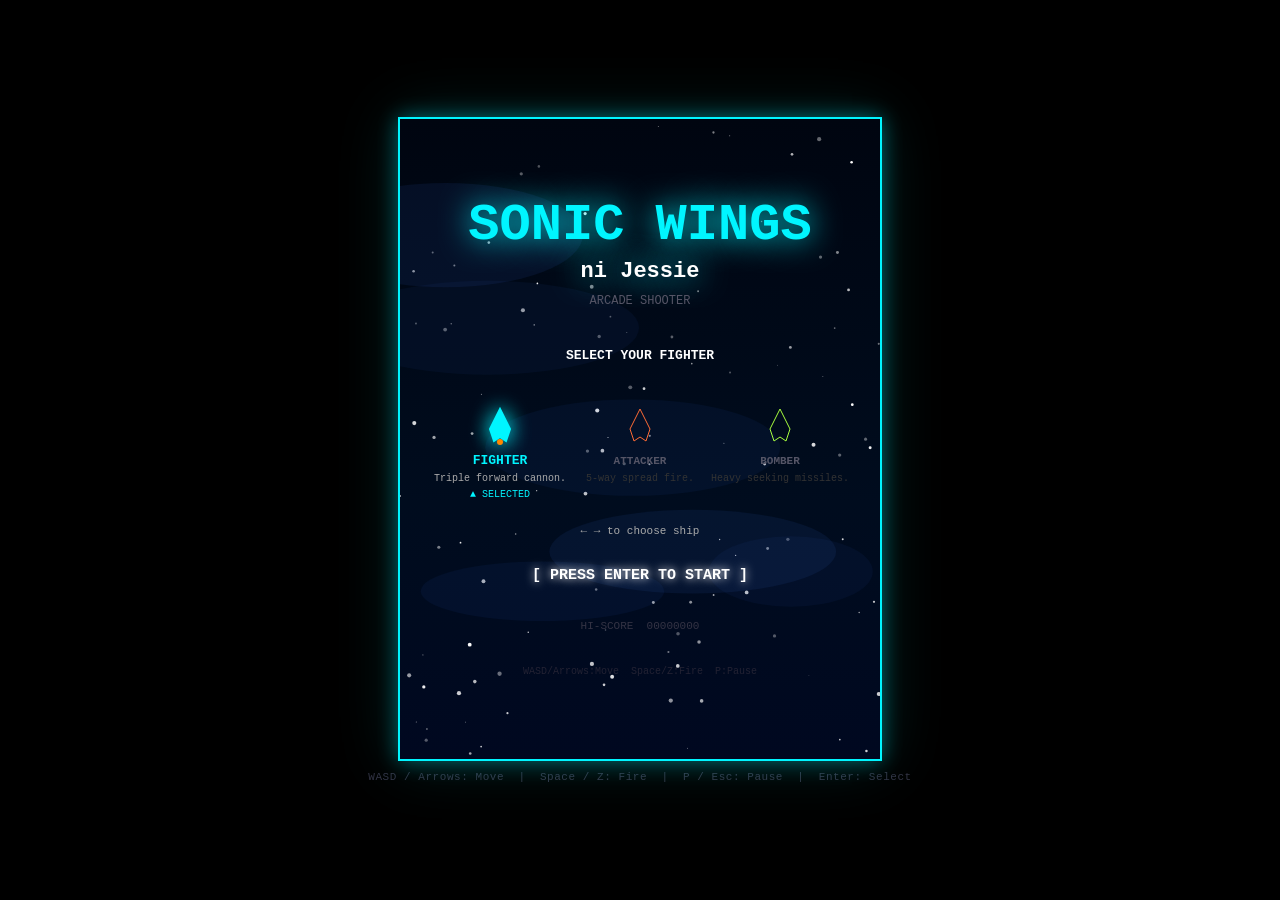
<file: SonicWings/index.html>
<!DOCTYPE html>
<html lang="en">
<head>
  <meta charset="UTF-8">
  <meta name="viewport" content="width=device-width, initial-scale=1.0">
  <title>Sonic Wings ni Jessie</title>
  <link rel="stylesheet" href="style.css">
</head>
<body>
  <div id="wrapper">
    <canvas id="gameCanvas" width="480" height="640"></canvas>
  </div>
  <div id="controls-hint">
    WASD / Arrows: Move &nbsp;|&nbsp; Space / Z: Fire &nbsp;|&nbsp; P / Esc: Pause &nbsp;|&nbsp; Enter: Select
  </div>
  <script src="game.js"></script>
</body>
</html>
</file>
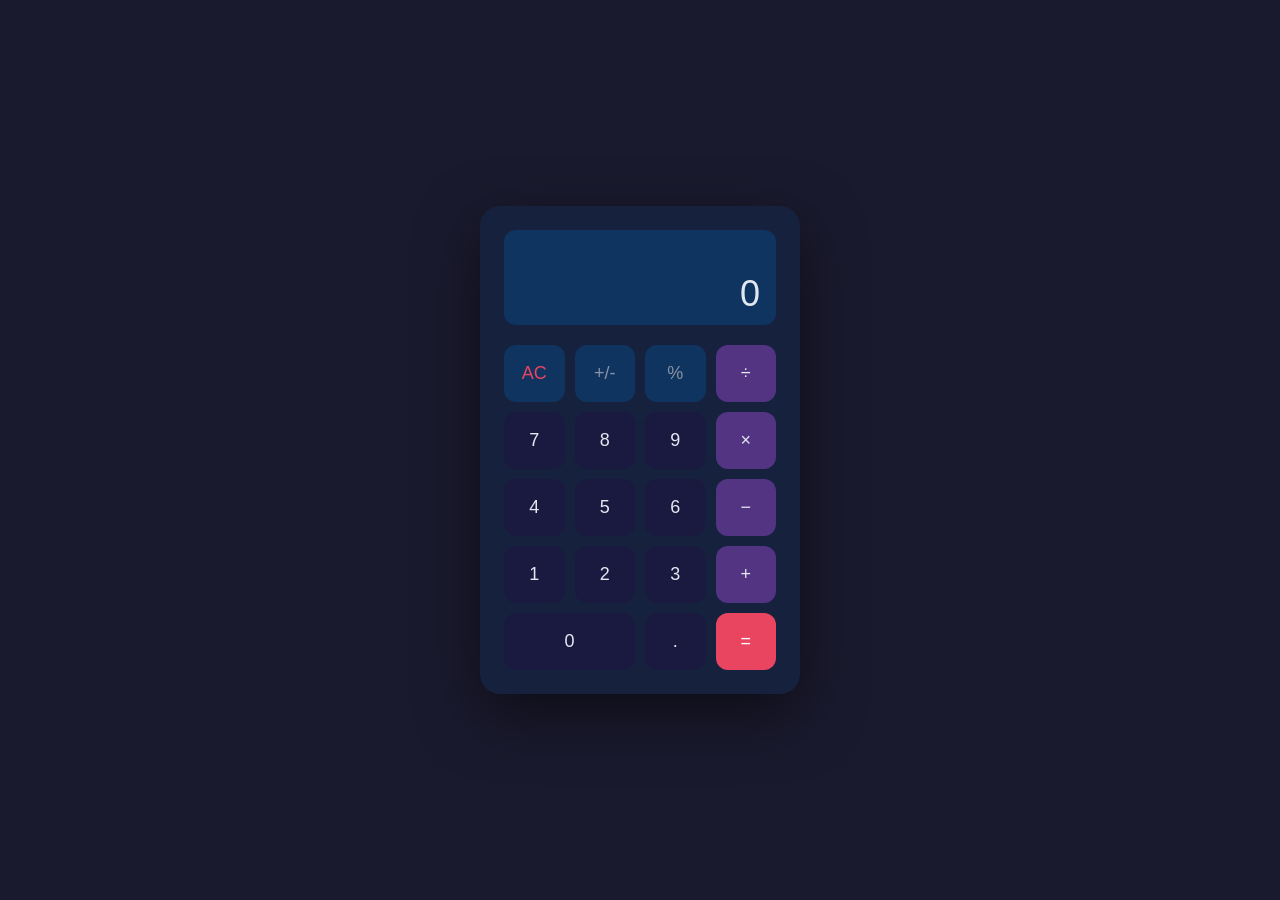
<file: calculator/calculator.html>
<!DOCTYPE html>
<html lang="en">
<head>
  <meta charset="UTF-8" />
  <meta name="viewport" content="width=device-width, initial-scale=1.0" />
  <title>Calculator</title>
  <style>
    * {
      box-sizing: border-box;
      margin: 0;
      padding: 0;
    }

    body {
      display: flex;
      justify-content: center;
      align-items: center;
      min-height: 100vh;
      background: #1a1a2e;
      font-family: 'Segoe UI', sans-serif;
    }

    .calculator {
      background: #16213e;
      border-radius: 20px;
      padding: 24px;
      box-shadow: 0 20px 60px rgba(0, 0, 0, 0.5);
      width: 320px;
    }

    .display {
      background: #0f3460;
      border-radius: 12px;
      padding: 20px 16px 12px;
      margin-bottom: 20px;
      text-align: right;
      min-height: 90px;
      display: flex;
      flex-direction: column;
      justify-content: flex-end;
    }

    .display .expression {
      color: #8892a4;
      font-size: 14px;
      min-height: 20px;
      word-break: break-all;
      margin-bottom: 4px;
    }

    .display .result {
      color: #e2e8f0;
      font-size: 36px;
      font-weight: 300;
      word-break: break-all;
      line-height: 1.1;
    }

    .buttons {
      display: grid;
      grid-template-columns: repeat(4, 1fr);
      gap: 10px;
    }

    button {
      border: none;
      border-radius: 12px;
      font-size: 18px;
      font-weight: 500;
      cursor: pointer;
      padding: 18px 0;
      transition: transform 0.08s, filter 0.08s;
      user-select: none;
    }

    button:active {
      transform: scale(0.94);
      filter: brightness(1.2);
    }

    .btn-number {
      background: #1a1a40;
      color: #e2e8f0;
    }

    .btn-operator {
      background: #533483;
      color: #e2e8f0;
    }

    .btn-equals {
      background: #e94560;
      color: #fff;
    }

    .btn-clear {
      background: #0f3460;
      color: #e94560;
    }

    .btn-action {
      background: #0f3460;
      color: #8892a4;
    }

    .btn-zero {
      grid-column: span 2;
    }

    button:hover {
      filter: brightness(1.15);
    }
  </style>
</head>
<body>
  <div class="calculator">
    <div class="display">
      <div class="expression" id="expression"></div>
      <div class="result" id="result">0</div>
    </div>
    <div class="buttons">
      <button class="btn-clear" onclick="clearAll()">AC</button>
      <button class="btn-action" onclick="toggleSign()">+/-</button>
      <button class="btn-action" onclick="percent()">%</button>
      <button class="btn-operator" onclick="inputOperator('/')">÷</button>

      <button class="btn-number" onclick="inputDigit('7')">7</button>
      <button class="btn-number" onclick="inputDigit('8')">8</button>
      <button class="btn-number" onclick="inputDigit('9')">9</button>
      <button class="btn-operator" onclick="inputOperator('*')">×</button>

      <button class="btn-number" onclick="inputDigit('4')">4</button>
      <button class="btn-number" onclick="inputDigit('5')">5</button>
      <button class="btn-number" onclick="inputDigit('6')">6</button>
      <button class="btn-operator" onclick="inputOperator('-')">−</button>

      <button class="btn-number" onclick="inputDigit('1')">1</button>
      <button class="btn-number" onclick="inputDigit('2')">2</button>
      <button class="btn-number" onclick="inputDigit('3')">3</button>
      <button class="btn-operator" onclick="inputOperator('+')">+</button>

      <button class="btn-number btn-zero" onclick="inputDigit('0')">0</button>
      <button class="btn-number" onclick="inputDecimal()">.</button>
      <button class="btn-equals" onclick="calculate()">=</button>
    </div>
  </div>

  <script>
    let currentInput = '0';
    let previousInput = '';
    let operator = null;
    let shouldResetScreen = false;
    let expressionStr = '';

    const resultEl = document.getElementById('result');
    const expressionEl = document.getElementById('expression');

    function updateDisplay() {
      resultEl.textContent = currentInput;
    }

    function inputDigit(digit) {
      if (shouldResetScreen) {
        currentInput = digit;
        shouldResetScreen = false;
      } else {
        currentInput = currentInput === '0' ? digit : currentInput + digit;
      }
      updateDisplay();
    }

    function inputDecimal() {
      if (shouldResetScreen) {
        currentInput = '0.';
        shouldResetScreen = false;
        updateDisplay();
        return;
      }
      if (!currentInput.includes('.')) {
        currentInput += '.';
        updateDisplay();
      }
    }

    function inputOperator(op) {
      if (operator && !shouldResetScreen) {
        calculate(true);
      }
      previousInput = currentInput;
      operator = op;
      shouldResetScreen = true;

      const opDisplay = { '+': '+', '-': '−', '*': '×', '/': '÷' }[op];
      expressionEl.textContent = previousInput + ' ' + opDisplay;
    }

    function calculate(chaining = false) {
      if (!operator || shouldResetScreen) return;

      const prev = parseFloat(previousInput);
      const curr = parseFloat(currentInput);
      let result;

      switch (operator) {
        case '+': result = prev + curr; break;
        case '-': result = prev - curr; break;
        case '*': result = prev * curr; break;
        case '/': result = curr !== 0 ? prev / curr : 'Error'; break;
      }

      const opDisplay = { '+': '+', '-': '−', '*': '×', '/': '÷' }[operator];

      if (!chaining) {
        expressionEl.textContent = previousInput + ' ' + opDisplay + ' ' + currentInput + ' =';
      }

      currentInput = result === 'Error' ? 'Error' : String(parseFloat(result.toFixed(10)));
      operator = null;
      previousInput = '';
      shouldResetScreen = true;
      updateDisplay();
    }

    function clearAll() {
      currentInput = '0';
      previousInput = '';
      operator = null;
      shouldResetScreen = false;
      expressionEl.textContent = '';
      updateDisplay();
    }

    function toggleSign() {
      if (currentInput === '0' || currentInput === 'Error') return;
      currentInput = currentInput.startsWith('-')
        ? currentInput.slice(1)
        : '-' + currentInput;
      updateDisplay();
    }

    function percent() {
      if (currentInput === 'Error') return;
      currentInput = String(parseFloat(currentInput) / 100);
      updateDisplay();
    }

    document.addEventListener('keydown', (e) => {
      if (e.key >= '0' && e.key <= '9') inputDigit(e.key);
      else if (e.key === '.') inputDecimal();
      else if (e.key === '+') inputOperator('+');
      else if (e.key === '-') inputOperator('-');
      else if (e.key === '*') inputOperator('*');
      else if (e.key === '/') { e.preventDefault(); inputOperator('/'); }
      else if (e.key === 'Enter' || e.key === '=') calculate();
      else if (e.key === 'Escape') clearAll();
      else if (e.key === 'Backspace') {
        if (currentInput.length > 1 && !shouldResetScreen) {
          currentInput = currentInput.slice(0, -1);
        } else {
          currentInput = '0';
        }
        updateDisplay();
      }
    });
  </script>
</body>
</html>
</file>
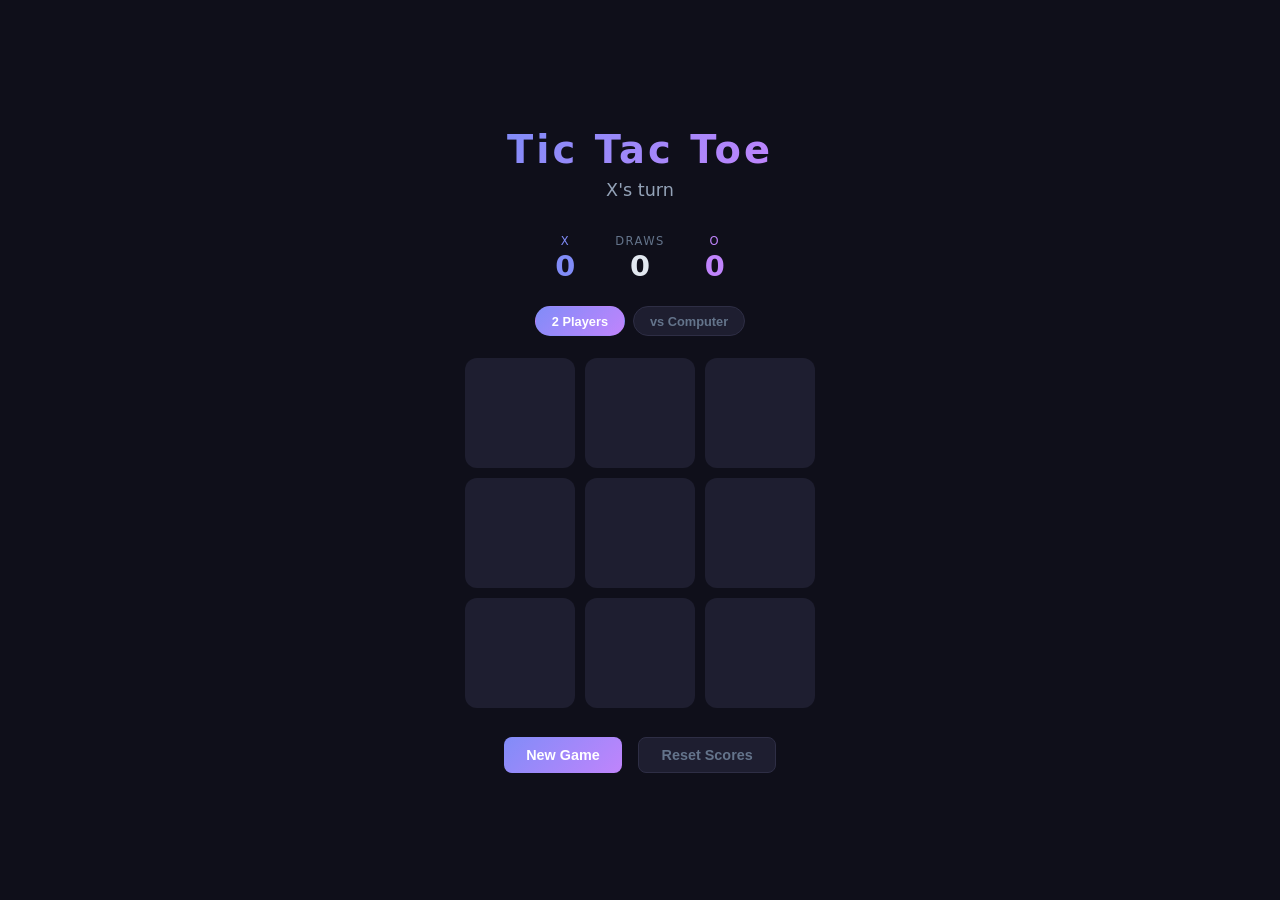
<file: Games/tic-tac-toe/tic-tac-toe.html>
<!DOCTYPE html>
<html lang="en">
<head>
  <meta charset="UTF-8" />
  <meta name="viewport" content="width=device-width, initial-scale=1.0" />
  <title>Tic Tac Toe</title>
  <style>
    *, *::before, *::after { box-sizing: border-box; margin: 0; padding: 0; }

    body {
      min-height: 100vh;
      display: flex;
      flex-direction: column;
      align-items: center;
      justify-content: center;
      background: #0f0f1a;
      font-family: 'Segoe UI', system-ui, sans-serif;
      color: #e2e8f0;
    }

    h1 {
      font-size: 2.4rem;
      font-weight: 700;
      letter-spacing: 0.08em;
      margin-bottom: 0.5rem;
      background: linear-gradient(135deg, #818cf8, #c084fc);
      -webkit-background-clip: text;
      -webkit-text-fill-color: transparent;
    }

    #status {
      font-size: 1.1rem;
      min-height: 1.6em;
      margin-bottom: 1.6rem;
      color: #94a3b8;
      transition: color 0.3s;
    }

    #status.win  { color: #86efac; }
    #status.draw { color: #fbbf24; }

    #score-bar {
      display: flex;
      gap: 2.5rem;
      margin-bottom: 1.6rem;
      font-size: 1rem;
    }

    .score-box {
      display: flex;
      flex-direction: column;
      align-items: center;
      gap: 0.25rem;
    }

    .score-label {
      font-size: 0.72rem;
      letter-spacing: 0.12em;
      text-transform: uppercase;
      color: #64748b;
    }

    .score-label.x { color: #818cf8; }
    .score-label.o { color: #c084fc; }
    .score-label.d { color: #64748b; }

    .score-value {
      font-size: 1.8rem;
      font-weight: 700;
      line-height: 1;
    }

    .score-value.x { color: #818cf8; }
    .score-value.o { color: #c084fc; }

    #board {
      display: grid;
      grid-template-columns: repeat(3, 110px);
      grid-template-rows:    repeat(3, 110px);
      gap: 10px;
      margin-bottom: 1.8rem;
    }

    .cell {
      background: #1e1e30;
      border-radius: 12px;
      cursor: pointer;
      display: flex;
      align-items: center;
      justify-content: center;
      font-size: 3rem;
      font-weight: 800;
      transition: background 0.15s, transform 0.1s;
      user-select: none;
      position: relative;
      overflow: hidden;
    }

    .cell:hover:not(.taken) {
      background: #252540;
      transform: scale(1.04);
    }

    .cell.taken { cursor: default; }

    .cell.x { color: #818cf8; }
    .cell.o { color: #c084fc; }

    .cell.win-cell {
      background: #1a2e1a;
      box-shadow: 0 0 0 2px #86efac55;
    }

    .cell.win-cell.x { background: #1a1a30; box-shadow: 0 0 0 2px #818cf888; }
    .cell.win-cell.o { background: #2a1a30; box-shadow: 0 0 0 2px #c084fc88; }

    #controls {
      display: flex;
      gap: 1rem;
    }

    button {
      padding: 0.55rem 1.4rem;
      border: none;
      border-radius: 8px;
      font-size: 0.9rem;
      font-weight: 600;
      cursor: pointer;
      transition: opacity 0.2s, transform 0.1s;
    }

    button:hover  { opacity: 0.85; transform: translateY(-1px); }
    button:active { transform: translateY(0); }

    #btn-restart {
      background: linear-gradient(135deg, #818cf8, #c084fc);
      color: #fff;
    }

    #btn-reset-score {
      background: #1e1e30;
      color: #64748b;
      border: 1px solid #2e2e45;
    }

    #mode-bar {
      display: flex;
      gap: 0.5rem;
      margin-bottom: 1.4rem;
    }

    .mode-btn {
      padding: 0.4rem 1rem;
      border-radius: 999px;
      font-size: 0.8rem;
      font-weight: 600;
      background: #1e1e30;
      color: #64748b;
      border: 1px solid #2e2e45;
      cursor: pointer;
      transition: all 0.2s;
    }

    .mode-btn.active {
      background: linear-gradient(135deg, #818cf8, #c084fc);
      color: #fff;
      border-color: transparent;
    }
  </style>
</head>
<body>

<h1>Tic Tac Toe</h1>
<div id="status">X's turn</div>

<div id="score-bar">
  <div class="score-box">
    <span class="score-label x">X</span>
    <span class="score-value x" id="score-x">0</span>
  </div>
  <div class="score-box">
    <span class="score-label d">Draws</span>
    <span class="score-value" id="score-d">0</span>
  </div>
  <div class="score-box">
    <span class="score-label o">O</span>
    <span class="score-value o" id="score-o">0</span>
  </div>
</div>

<div id="mode-bar">
  <button class="mode-btn active" data-mode="pvp">2 Players</button>
  <button class="mode-btn"       data-mode="pvc">vs Computer</button>
</div>

<div id="board">
  <div class="cell" data-i="0"></div>
  <div class="cell" data-i="1"></div>
  <div class="cell" data-i="2"></div>
  <div class="cell" data-i="3"></div>
  <div class="cell" data-i="4"></div>
  <div class="cell" data-i="5"></div>
  <div class="cell" data-i="6"></div>
  <div class="cell" data-i="7"></div>
  <div class="cell" data-i="8"></div>
</div>

<div id="controls">
  <button id="btn-restart">New Game</button>
  <button id="btn-reset-score">Reset Scores</button>
</div>

<script>
  const WINS = [
    [0,1,2],[3,4,5],[6,7,8],
    [0,3,6],[1,4,7],[2,5,8],
    [0,4,8],[2,4,6]
  ];

  const cells    = document.querySelectorAll('.cell');
  const statusEl = document.getElementById('status');
  const scoreX   = document.getElementById('score-x');
  const scoreO   = document.getElementById('score-o');
  const scoreD   = document.getElementById('score-d');
  const modeBar  = document.getElementById('mode-bar');

  let board, current, gameOver, mode;
  let scores = { X: 0, O: 0, D: 0 };

  function init() {
    mode = document.querySelector('.mode-btn.active').dataset.mode;
  }

  function startGame() {
    board   = Array(9).fill(null);
    current = 'X';
    gameOver = false;
    cells.forEach(c => {
      c.textContent = '';
      c.className   = 'cell';
    });
    setStatus(`X's turn`);
  }

  function setStatus(msg, cls = '') {
    statusEl.textContent = msg;
    statusEl.className   = cls;
  }

  function checkWin(b, p) {
    return WINS.find(combo => combo.every(i => b[i] === p)) || null;
  }

  function checkDraw(b) {
    return b.every(v => v !== null);
  }

  function handleClick(e) {
    const cell = e.currentTarget;
    const i    = +cell.dataset.i;
    if (gameOver || board[i]) return;
    if (mode === 'pvc' && current === 'O') return;
    playMove(i);
  }

  function playMove(i) {
    board[i]      = current;
    const cell    = cells[i];
    cell.textContent = current;
    cell.classList.add('taken', current.toLowerCase());

    const winCombo = checkWin(board, current);
    if (winCombo) {
      winCombo.forEach(idx => cells[idx].classList.add('win-cell', current.toLowerCase()));
      setStatus(`${current} wins!`, 'win');
      scores[current]++;
      updateScores();
      gameOver = true;
      return;
    }

    if (checkDraw(board)) {
      setStatus("It's a draw!", 'draw');
      scores.D++;
      updateScores();
      gameOver = true;
      return;
    }

    current = current === 'X' ? 'O' : 'X';
    setStatus(`${current}'s turn`);

    if (mode === 'pvc' && current === 'O' && !gameOver) {
      setTimeout(computerMove, 420);
    }
  }

  function updateScores() {
    scoreX.textContent = scores.X;
    scoreO.textContent = scores.O;
    scoreD.textContent = scores.D;
  }

  // Minimax AI
  function minimax(b, isMax) {
    if (checkWin(b, 'O')) return  10;
    if (checkWin(b, 'X')) return -10;
    if (b.every(v => v))  return   0;

    if (isMax) {
      let best = -Infinity;
      b.forEach((v, i) => {
        if (!v) {
          b[i] = 'O';
          best = Math.max(best, minimax(b, false));
          b[i] = null;
        }
      });
      return best;
    } else {
      let best = Infinity;
      b.forEach((v, i) => {
        if (!v) {
          b[i] = 'X';
          best = Math.min(best, minimax(b, true));
          b[i] = null;
        }
      });
      return best;
    }
  }

  function computerMove() {
    let best = -Infinity, bestIdx = -1;
    board.forEach((v, i) => {
      if (!v) {
        board[i] = 'O';
        const score = minimax(board, false);
        board[i] = null;
        if (score > best) { best = score; bestIdx = i; }
      }
    });
    if (bestIdx !== -1) playMove(bestIdx);
  }

  // Event listeners
  cells.forEach(c => c.addEventListener('click', handleClick));

  document.getElementById('btn-restart').addEventListener('click', startGame);

  document.getElementById('btn-reset-score').addEventListener('click', () => {
    scores = { X: 0, O: 0, D: 0 };
    updateScores();
    startGame();
  });

  modeBar.querySelectorAll('.mode-btn').forEach(btn => {
    btn.addEventListener('click', () => {
      modeBar.querySelectorAll('.mode-btn').forEach(b => b.classList.remove('active'));
      btn.classList.add('active');
      startGame();
    });
  });

  init();
  startGame();
</script>
</body>
</html>
</file>
<file: SonicWings/style.css>
* { margin: 0; padding: 0; box-sizing: border-box; }

body {
  background: #000;
  display: flex;
  flex-direction: column;
  align-items: center;
  justify-content: center;
  min-height: 100vh;
  font-family: 'Courier New', monospace;
  overflow: hidden;
  user-select: none;
}

#wrapper {
  position: relative;
  line-height: 0;
}

#gameCanvas {
  display: block;
  border: 2px solid #00f5ff;
  box-shadow:
    0 0 20px #00f5ff66,
    0 0 60px #00f5ff22,
    inset 0 0 20px #00f5ff11;
  image-rendering: pixelated;
}

#controls-hint {
  margin-top: 10px;
  color: #334;
  font-size: 11px;
  letter-spacing: 0.05em;
}
</file>
